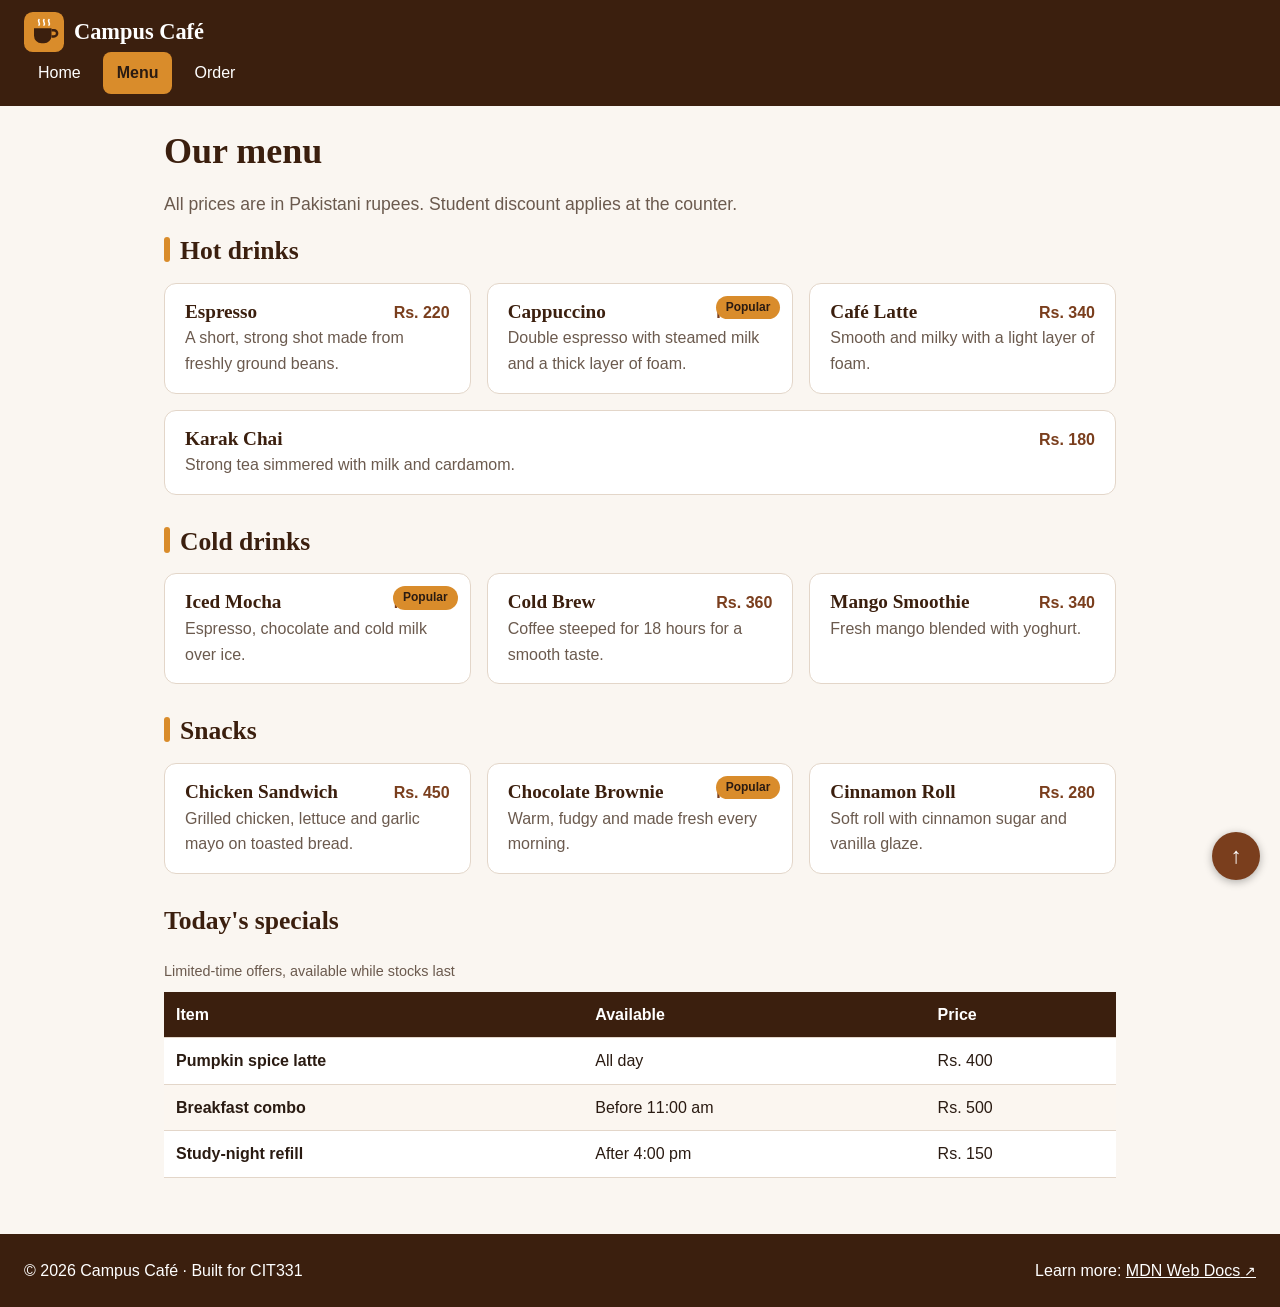
<file: index.html>
<!DOCTYPE html>
<html lang="en">
<head>
  <meta charset="UTF-8">
  <meta name="viewport" content="width=device-width, initial-scale=1.0">
  <meta name="description" content="The Campus Café menu: hot drinks, cold drinks and snacks.">
  <title>Campus Café | Menu</title>
  <link rel="stylesheet" href="css/styles.css">
</head>
<body id="top">
  <a class="skip-link" href="#main">Skip to main content</a>
 
  <header class="site-header">
    <a class="brand" href="index.html">
      <img src="images/logo.svg" alt="" width="40" height="40">
      <span>Campus Café</span>
    </a>
    <nav aria-label="Main">
      <ul class="nav-list">
        <li><a href="index.html">Home</a></li>
        <li><a href="menu.html" class="active" aria-current="page">Menu</a></li>
        <li><a href="order.html">Order</a></li>
      </ul>
    </nav>
  </header>
 
  <main id="main">
    <h1>Our menu</h1>
    <p>All prices are in Pakistani rupees. Student discount applies at the counter.</p>
 
    <section class="menu-group">
      <h2>Hot drinks</h2>
      <div class="menu-list">
        <article class="menu-item">
          <div class="item-head">
            <h3>Espresso</h3>
            <span class="price">Rs. 220</span>
          </div>
          <p>A short, strong shot made from freshly ground beans.</p>
        </article>
        <article class="menu-item">
          <span class="badge">Popular</span>
          <div class="item-head">
            <h3>Cappuccino</h3>
            <span class="price">Rs. 320</span>
          </div>
          <p>Double espresso with steamed milk and a thick layer of foam.</p>
        </article>
                <article class="menu-item">
          <div class="item-head">
            <h3>Caf&eacute; Latte</h3>
            <span class="price">Rs. 340</span>
          </div>
          <p>Smooth and milky with a light layer of foam.</p>
        </article>
        <article class="menu-item">
          <div class="item-head">
            <h3>Karak Chai</h3>
            <span class="price">Rs. 180</span>
          </div>
          <p>Strong tea simmered with milk and cardamom.</p>
        </article>
      </div>
    </section>
 
        <section class="menu-group">
      <h2>Cold drinks</h2>
      <div class="menu-list">
        <article class="menu-item">
          <span class="badge">Popular</span>
          <div class="item-head">
            <h3>Iced Mocha</h3>
            <span class="price">Rs. 380</span>
          </div>
          <p>Espresso, chocolate and cold milk over ice.</p>
        </article>
        <article class="menu-item">
          <div class="item-head">
            <h3>Cold Brew</h3>
            <span class="price">Rs. 360</span>
          </div>
          <p>Coffee steeped for 18 hours for a smooth taste.</p>
        </article>
        <article class="menu-item">
          <div class="item-head">
            <h3>Mango Smoothie</h3>
            <span class="price">Rs. 340</span>
          </div>
          <p>Fresh mango blended with yoghurt.</p>
        </article>
      </div>
    </section>

    <section class="menu-group">
      <h2>Snacks</h2>
      <div class="menu-list">
        <article class="menu-item">
          <div class="item-head">
            <h3>Chicken Sandwich</h3>
            <span class="price">Rs. 450</span>
          </div>
          <p>Grilled chicken, lettuce and garlic mayo on toasted bread.</p>
        </article>
        <article class="menu-item">
          <span class="badge">Popular</span>
          <div class="item-head">
            <h3>Chocolate Brownie</h3>
            <span class="price">Rs. 250</span>
          </div>
          <p>Warm, fudgy and made fresh every morning.</p>
        </article>
        <article class="menu-item">
          <div class="item-head">
            <h3>Cinnamon Roll</h3>
            <span class="price">Rs. 280</span>
          </div>
          <p>Soft roll with cinnamon sugar and vanilla glaze.</p>
        </article>
      </div>
    </section>
 
    <section class="specials">
      <h2>Today's specials</h2>
      <div class="table-wrap">
        <table>
          <caption>Limited-time offers, available while stocks last</caption>
          <thead>
            <tr>
              <th scope="col">Item</th>
              <th scope="col">Available</th>
              <th scope="col">Price</th>
            </tr>
          </thead>
          <tbody>
            <tr><th scope="row">Pumpkin spice latte</th><td>All day</td><td>Rs. 400</td></tr>
            <tr><th scope="row">Breakfast combo</th><td>Before 11:00 am</td><td>Rs. 500</td></tr>
            <tr><th scope="row">Study-night refill</th><td>After 4:00 pm</td><td>Rs. 150</td></tr>
          </tbody>
        </table>
      </div>
    </section>
  </main>
 
  <footer class="site-footer">
    <p>&copy; 2026 Campus Caf&eacute; &middot; Built for CIT331</p>
    <p>Learn more: <a href="https://developer.mozilla.org/" target="_blank" rel="noopener noreferrer">MDN Web Docs</a></p>
  </footer>
 
  <a class="back-to-top" href="#top" aria-label="Back to top">&uarr;</a>
</body>
</html>
</file>
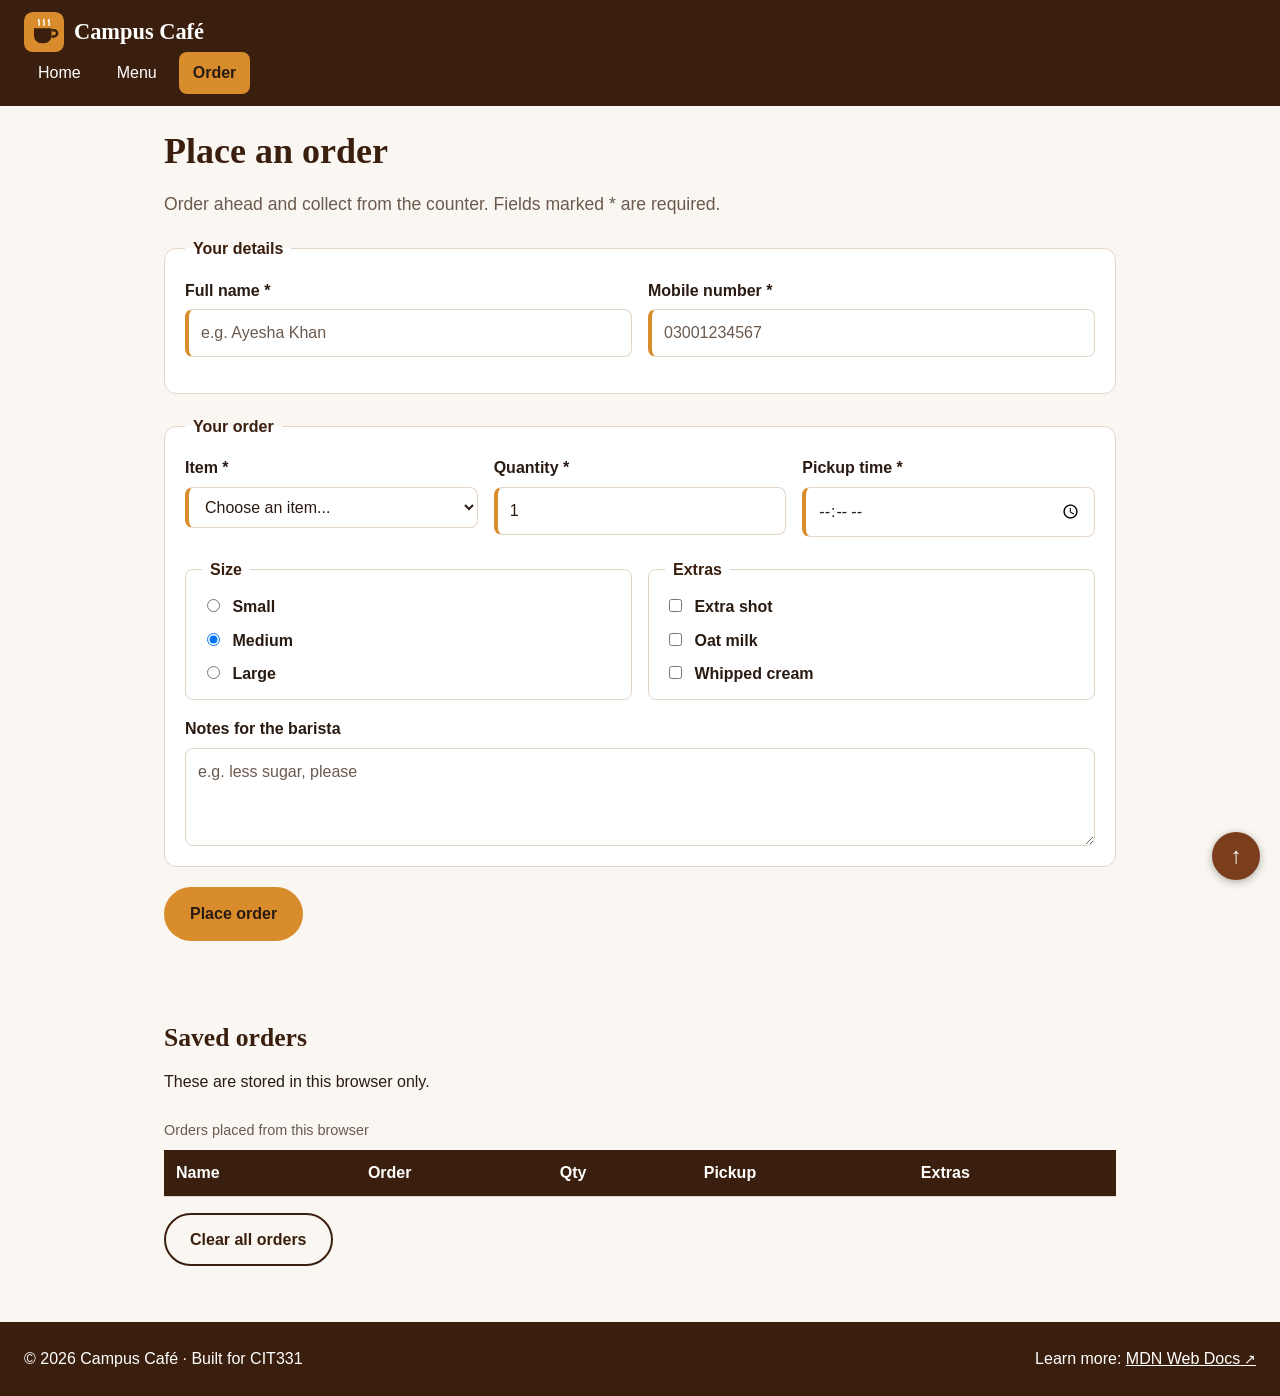
<file: order.html>
<!DOCTYPE html>
<html lang="en">
<head>
  <meta charset="UTF-8">
  <meta name="viewport" content="width=device-width, initial-scale=1.0">
  <meta name="description" content="Order ahead from Campus Café and collect at the counter.">
  <title>Campus Café | Order</title>
  <link rel="stylesheet" href="css/styles.css">
  <script src="js/order.js" defer></script>
</head>
<body id="top">
  <a class="skip-link" href="#main">Skip to main content</a>
 
  <header class="site-header">
    <a class="brand" href="index.html">
      <img src="images/logo.svg" alt="" width="40" height="40">
      <span>Campus Café</span>
    </a>
    <nav aria-label="Main">
      <ul class="nav-list">
        <li><a href="index.html">Home</a></li>
        <li><a href="menu.html">Menu</a></li>
        <li><a href="order.html" class="active" aria-current="page">Order</a></li>
      </ul>
    </nav>
    </header>
 
  <main id="main">
  <h1>Place an order</h1>
  <p>Order ahead and collect from the counter. Fields marked * are required.</p>

  <form id="order-form" action="#" method="post">
    <fieldset>
      <legend>Your details</legend>
      <div class="form-row">
        <div class="field">
          <label for="name">Full name *</label>
          <input type="text" id="name" name="name" required minlength="3"
                 maxlength="50" placeholder="e.g. Ayesha Khan" autocomplete="name">
        </div>
        <div class="field">
          <label for="phone">Mobile number *</label>
          <input type="tel" id="phone" name="phone" required pattern="03[0-9]{9}"
                 title="11 digits starting with 03, for example 03001234567"
                 placeholder="03001234567" autocomplete="tel">
        </div>
      </div>
    </fieldset>

    <fieldset>
      <legend>Your order</legend>
      <div class="form-row">
        <div class="field">
          <label for="item">Item *</label>
          <select id="item" name="item" required>
            <option value="">Choose an item...</option>
            <option>Espresso</option>
            <option>Cappuccino</option>
            <option>Cafe Latte</option>
            <option>Karak Chai</option>
            <option>Iced Mocha</option>
            <option>Cold Brew</option>
            <option>Mango Smoothie</option>
            <option>Chicken Sandwich</option>
            <option>Chocolate Brownie</option>
            <option>Cinnamon Roll</option>
          </select>
        </div>
        <div class="field">
          <label for="qty">Quantity *</label>
          <input type="number" id="qty" name="qty" required min="1" max="10" value="1">
        </div>
        <div class="field">
          <label for="pickup">Pickup time *</label>
          <input type="time" id="pickup" name="pickup" required min="08:00" max="18:00">
        </div>
      </div>

      <div class="form-row">
        <fieldset class="choice">
          <legend>Size</legend>
          <label><input type="radio" name="size" value="Small"> Small</label>
          <label><input type="radio" name="size" value="Medium" checked> Medium</label>
          <label><input type="radio" name="size" value="Large"> Large</label>
        </fieldset>
        <fieldset class="choice">
          <legend>Extras</legend>
          <label><input type="checkbox" name="extras" value="Extra shot"> Extra shot</label>
          <label><input type="checkbox" name="extras" value="Oat milk"> Oat milk</label>
          <label><input type="checkbox" name="extras" value="Whipped cream"> Whipped cream</label>
        </fieldset>
      </div>

      <div class="field">
        <label for="notes">Notes for the barista</label>
        <textarea id="notes" name="notes" rows="3" maxlength="200"
                  placeholder="e.g. less sugar, please"></textarea>
      </div>
    </fieldset>

    <button type="submit" class="btn">Place order</button>
    <p id="message" role="status" aria-live="polite"></p>
  </form>

  <section class="saved-orders">
    <h2>Saved orders</h2>
    <p>These are stored in this browser only.</p>
    <div class="table-wrap">
      <table>
        <caption>Orders placed from this browser</caption>
        <thead>
          <tr>
            <th scope="col">Name</th>
            <th scope="col">Order</th>
            <th scope="col">Qty</th>
            <th scope="col">Pickup</th>
            <th scope="col">Extras</th>
          </tr>
        </thead>
        <tbody id="orders-body"></tbody>
      </table>
    </div>
    <button type="button" id="clear-orders" class="btn btn-secondary">Clear all orders</button>
  </section>
</main>
 
  <footer class="site-footer">
    <p>&copy; 2026 Campus Café &middot; Built for CIT331</p>
    <p>Learn more: <a href="https://developer.mozilla.org/" target="_blank" rel="noopener noreferrer">MDN Web Docs</a></p>
  </footer>
 
  <a class="back-to-top" href="#top" aria-label="Back to top">&uarr;</a>
</body>
</html>
</file>
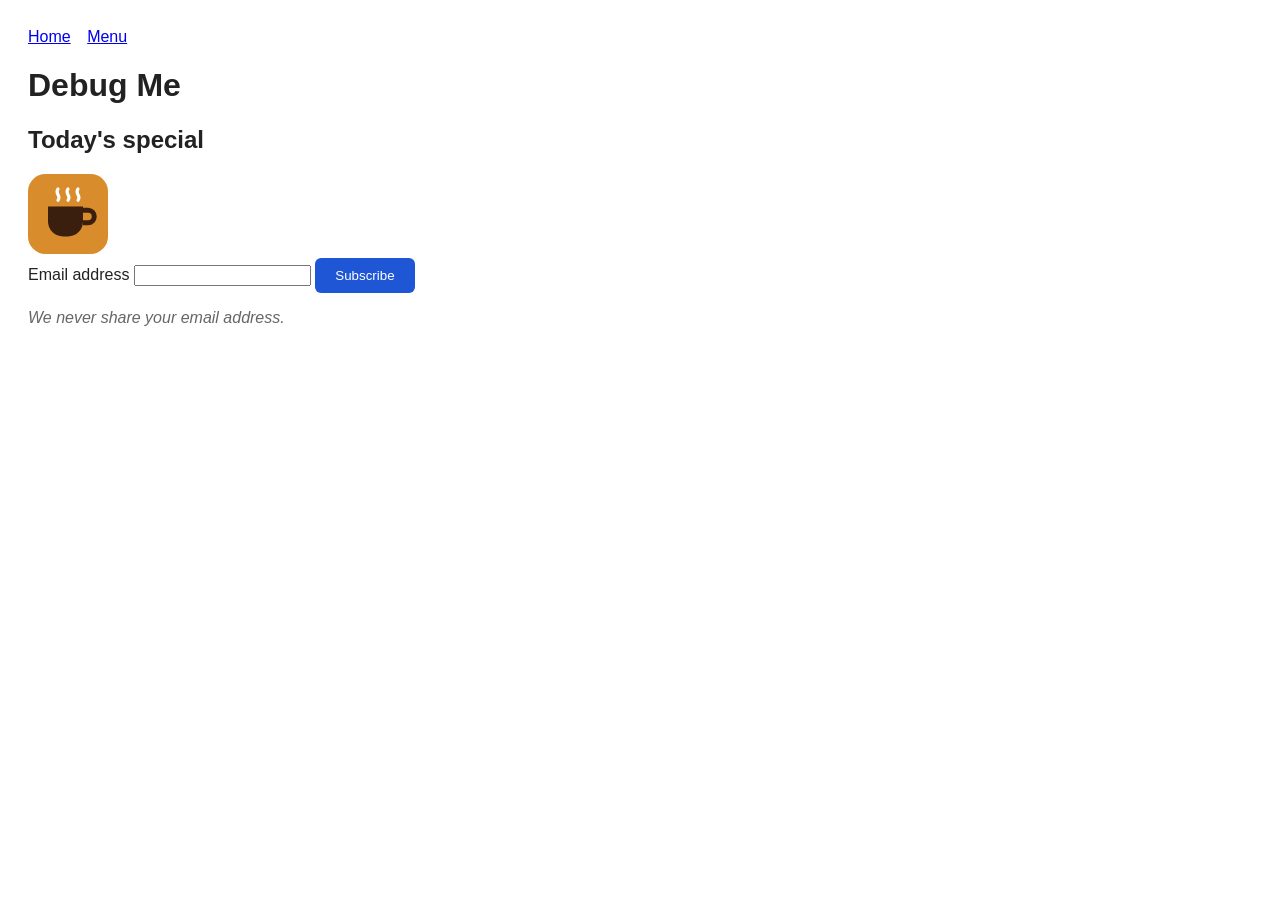
<file: debug/bugs.html>
<!DOCTYPE html>
<html lang="en">
<head>
  <meta charset="UTF-8">
  <meta name="viewport" content="width=device-width, initial-scale=1.0">
  <title>Debug Me</title>
  <link rel="stylesheet" href="bugs.css">
</head>
<body>
  <nav aria-label="Main" class="menu">
    <a href="../index.html">Home</a>
    <a href="../menu.html">Menu</a>
  </nav>

  <main>
    <h1>Debug Me</h1>
    <h2>Today's special</h2>
    <img src="../images/logo.svg" alt="Campus Café logo: a coffee cup with steam" width="80" height="80">

    <form>
      <label for="email">Email address</label>
      <input type="email" id="email" name="email" required>
      <button class="btn">Subscribe</button>
    </form>
    <p class="note">We never share your email address.</p>
  </main>
</body>
</html>
</file>
<file: css/styles.css>
/* ===== Campus Café: styles.css ===== */

/* ---------- 1. Reset, tokens and base typography ---------- */
*, *::before, *::after {
  box-sizing: border-box;
}

:root {
  --brand: #7a3e1d;
  --brand-dark: #3b1f0e;
  --accent: #d98c2b;
  --bg: #faf6f1;
  --surface: #ffffff;
  --text: #2a1b12;
  --muted: #6b5a4e;
  --border: #e3d6c9;
  --space: 16px;
  --radius: 12px;
}

body {
  margin: 0;
  font-family: "Segoe UI", Arial, sans-serif;
  font-size: 1rem;
  line-height: 1.6;
  color: var(--text);
  background: var(--bg);
}
/* ---------- 2. Headings, links, focus ---------- */
h1, h2, h3 {
  font-family: Georgia, "Times New Roman", serif;
  color: var(--brand-dark);
  line-height: 1.2;
}
h1 { font-size: 2.25rem; margin: 0 0 var(--space); }
h2 { font-size: 1.6rem;  margin: 0 0 var(--space); }
h3 { font-size: 1.2rem;  margin: 0 0 8px; }
 
a { color: var(--brand); }
a:hover {
  color: var(--brand-dark);
  text-decoration-thickness: 3px;
}
 
a:focus-visible,
button:focus-visible,
input:focus-visible,
select:focus-visible,
textarea:focus-visible {
  outline: 3px solid var(--brand);
  outline-offset: 3px;

}
/* ---------- 3. Page shell ---------- */
#main {
  max-width: 1000px;
  margin: 0 auto;
  padding: 24px;
}
main > section, main > aside, main > figure {
  margin: 0 0 32px;
}
h1 + p {
  font-size: 1.1rem;
  color: var(--muted);
}

/* ---------- 4. Header and navigation ---------- */
.site-header {
  background: var(--brand-dark);
  color: #fff;
  padding: 12px 24px;
}
.brand {
  color: #fff;
  text-decoration: none;
  font-family: Georgia, "Times New Roman", serif;
  font-size: 1.4rem;
  font-weight: 700;
}
.nav-list {
  list-style: none;
  margin: 12px 0 0;
  padding: 0;
}
.nav-list li { display: inline-block; }
.nav-list a {
  display: inline-block;
  color: #fff;
  text-decoration: none;
  padding: 8px 14px;
  border-radius: 8px;
}
.nav-list a:not(.active):hover {
  background: rgba(255, 255, 255, 0.18);
}
.nav-list a.active {
  background: var(--accent);
  color: var(--text);
  font-weight: 700;
}

/* ---------- 5. Footer ---------- */
.site-footer {
  background: var(--brand-dark);
  color: #fff;
  padding: 20px 24px;
}
.site-footer p { margin: 4px 0; }
.site-footer a { color: #fff; }
/* ---------- 6. Hero, buttons, cards ---------- */
.hero {
  background: var(--brand);
  color: #fff;
  padding: 48px 32px;
  border-radius: var(--radius);
}
.hero h1,
.hero p {
  color: #fff;
}
.hero h1 { margin-bottom: 12px; }
 
.btn {
  display: inline-block;
  background: var(--accent);
  color: var(--text);
  font: inherit;
  font-weight: 700;
  padding: 12px 24px;
  border: 2px solid var(--accent);
  border-radius: 999px;
  text-decoration: none;
  cursor: pointer;
  }
.btn:hover {
  background: var(--brand-dark);
  border-color: var(--brand-dark);
  color: #fff;
}
.btn-secondary {
  background: transparent;
  color: var(--brand-dark);
  border-color: var(--brand-dark);
}
.btn-secondary:hover {
  background: var(--brand-dark);
  color: #fff;
}
 
.card {
  background: var(--surface);
  border: 1px solid var(--border);
  border-radius: var(--radius);
  padding: 20px;
  box-shadow: 0 2px 6px rgba(59, 31, 14, 0.08);
}
.logo-figure { text-align: center; }
figcaption { color: var(--muted); font-size: 0.9rem; }
/* ---------- 7. Menu, tables ---------- */
.menu-group h2::before {
  content: "";
  display: inline-block;
  width: 6px;
  height: 1em;
  margin-right: 10px;
  background: var(--accent);
  border-radius: 3px;
  vertical-align: -0.12em;
}
.menu-item {
  background: var(--surface);
  border: 1px solid var(--border);
  border-radius: var(--radius);
  padding: 16px 20px;
  margin-bottom: 16px;
}
.menu-item p { margin: 0; color: var(--muted); }
.item-head h3 { margin: 0; }
.price { font-weight: 700; color: var(--brand); }

table {
  width: 100%;
  border-collapse: collapse;
  background: var(--surface);
}
caption {
  text-align: left;
  padding: 8px 0;
  color: var(--muted);
  font-size: 0.9rem;
}
th, td {
  text-align: left;
  padding: 10px 12px;
  border-bottom: 1px solid var(--border);
}
thead th {
  background: var(--brand-dark);
  color: #fff;
}
tbody th { font-weight: 600; }
tbody tr:nth-child(even) { background: #fbf6f0; }

/* ---------- 8. Attribute selectors and pseudo-elements ---------- */
a[href^="http"]::after {
  content: " \2197";
  font-size: 0.85em;
}
/* ---------- 9. Forms ---------- */
form > fieldset {
  background: var(--surface);
  border: 1px solid var(--border);
  border-radius: var(--radius);
  padding: 16px 20px;
  margin: 0 0 20px;
}
legend {
  font-weight: 700;
  padding: 0 8px;
  color: var(--brand-dark);
}
label { font-weight: 600; }
 
input, select, textarea {
  font: inherit;
  width: 100%;
  padding: 10px 12px;
  border: 1px solid var(--border);
  border-radius: 8px;
  background: #fff;
  color: var(--text);
}
input[type="radio"],
input[type="checkbox"] {
  width: auto;
  margin-right: 8px;
}
input[required],
select[required] {
  border-left: 4px solid var(--accent);
}
input[placeholder]:not(:placeholder-shown):invalid {
  border-color: #b3261e;
}
::placeholder {
  color: var(--muted);
  opacity: 1;
}
#message {
  min-height: 1.6em;
  font-weight: 600;
  color: #0a6b50;
}
/* ---------- 10. Positioning ---------- */
 
/* sticky: stays at the top while the page scrolls */
.site-header {
  position: sticky;
  top: 0;
  z-index: 100;
}
 
/* absolute: placed inside its nearest positioned parent */
.menu-item { position: relative; }
.badge {
  position: absolute;
  top: 12px;
  right: 12px;
  background: var(--accent);
  color: var(--text);
  font-size: 0.75rem;
  font-weight: 700;
  padding: 2px 10px;
  border-radius: 999px;
}

/* fixed: stays in the corner of the screen */
.back-to-top {
  position: fixed;
  right: 20px;
  bottom: 20px;
  width: 48px;
  height: 48px;
  display: flex;
  align-items: center;
  justify-content: center;
  background: var(--brand);
  color: #fff;
  font-size: 1.4rem;
  text-decoration: none;
  border-radius: 50%;
  box-shadow: 0 2px 8px rgba(0, 0, 0, 0.3);
}
.back-to-top:hover { background: var(--brand-dark); color: #fff; }
 
/* skip link: parked off-screen until it gets keyboard focus */
.skip-link {
  position: absolute;
  left: -9999px;
  top: 0;
}
.skip-link:focus {
  left: 8px;
  top: 8px;
  z-index: 200;
  background: #fff;
  color: var(--brand-dark);
  padding: 8px 14px;
  border-radius: 8px;
}
/* ---------- 11. Flexbox: header, nav, footer ---------- */
site-header {
  display: flex;
  flex-wrap: wrap;
  align-items: center;
  justify-content: space-between;
  gap: 12px;
  position: sticky;
  top: 0;
  z-index: 100;
  background: var(--brand-dark);
  color: #fff;
  padding: 12px 24px;
}
.brand {
  display: flex;
  align-items: center;
  gap: 10px;
}
.nav-list {
  display: flex;
  gap: 8px;
  margin: 0;
}
 
.site-footer {
  display: flex;
  flex-wrap: wrap;
  align-items: center;
  justify-content: space-between;
  gap: 8px 24px;
}
/* ---------- 12. Flexbox: cards and menu ---------- */
.card-row {
  display: flex;
  flex-wrap: wrap;
  gap: 16px;
}
.card-row > .card {
  flex: 1 1 260px;
}
 
.menu-list {
  display: flex;
  flex-wrap: wrap;
  gap: 16px;
}
.menu-item {
  flex: 1 1 300px;
  margin-bottom: 0;
}
.item-head {
  display: flex;
  justify-content: space-between;
  align-items: baseline;
  gap: 12px;
}
 
/* keep the footer at the bottom of short pages */
body {
  min-height: 100vh;
  display: flex;
  flex-direction: column;
}
#main {
  width: 100%;
  flex: 1;
}
/* ---------- 13. Flexbox: form layout ---------- */
.form-row {
  display: flex;
  flex-wrap: wrap;
  gap: 16px;
  margin-bottom: 16px;
}
.form-row > .field,
.form-row > .choice {
  flex: 1 1 220px;
}
.field {
  display: flex;
  flex-direction: column;
  gap: 6px;
  margin-bottom: 4px;
}
 
fieldset.choice {
  display: flex;
  flex-direction: column;
  gap: 8px;
  margin: 0;
  border: 1px solid var(--border);
  border-radius: 8px;
  padding: 12px 16px;
}
.saved-orders { margin-top: 40px; }
.table-wrap { overflow-x: auto; margin-bottom: 16px; }
/* ---------- 14. Responsive ---------- */
img {
  max-width: 100%;
  height: auto;
}
 
@media (max-width: 768px) {
  h1 { font-size: 1.9rem; }
  #main { padding: 16px; }
  .hero { padding: 32px 20px; }
  .site-header { flex-direction: column; align-items: flex-start; }
}
 
@media (max-width: 480px) {
  .nav-list { flex-wrap: wrap; }
  .btn { display: block; width: 100%; text-align: center; }
  .site-footer { flex-direction: column; align-items: flex-start; }
}
</file>
<file: debug/bugs.css>
body {
  font-family: Arial, sans-serif;
  background: #ffffff;
  color: #222222;
  padding: 20px;
}

.menu a {
  margin-right: 12px;
}

.btn {
  background: #1e56d6;
  color: #ffffff;
  padding: 10px 20px;
  border: none;
  border-radius: 6px;
}

.btn:hover {
  background: #0b1f3a;
  cursor: pointer;
}

.note {
  font-style: italic;
  color: #666666;
}
</file>
